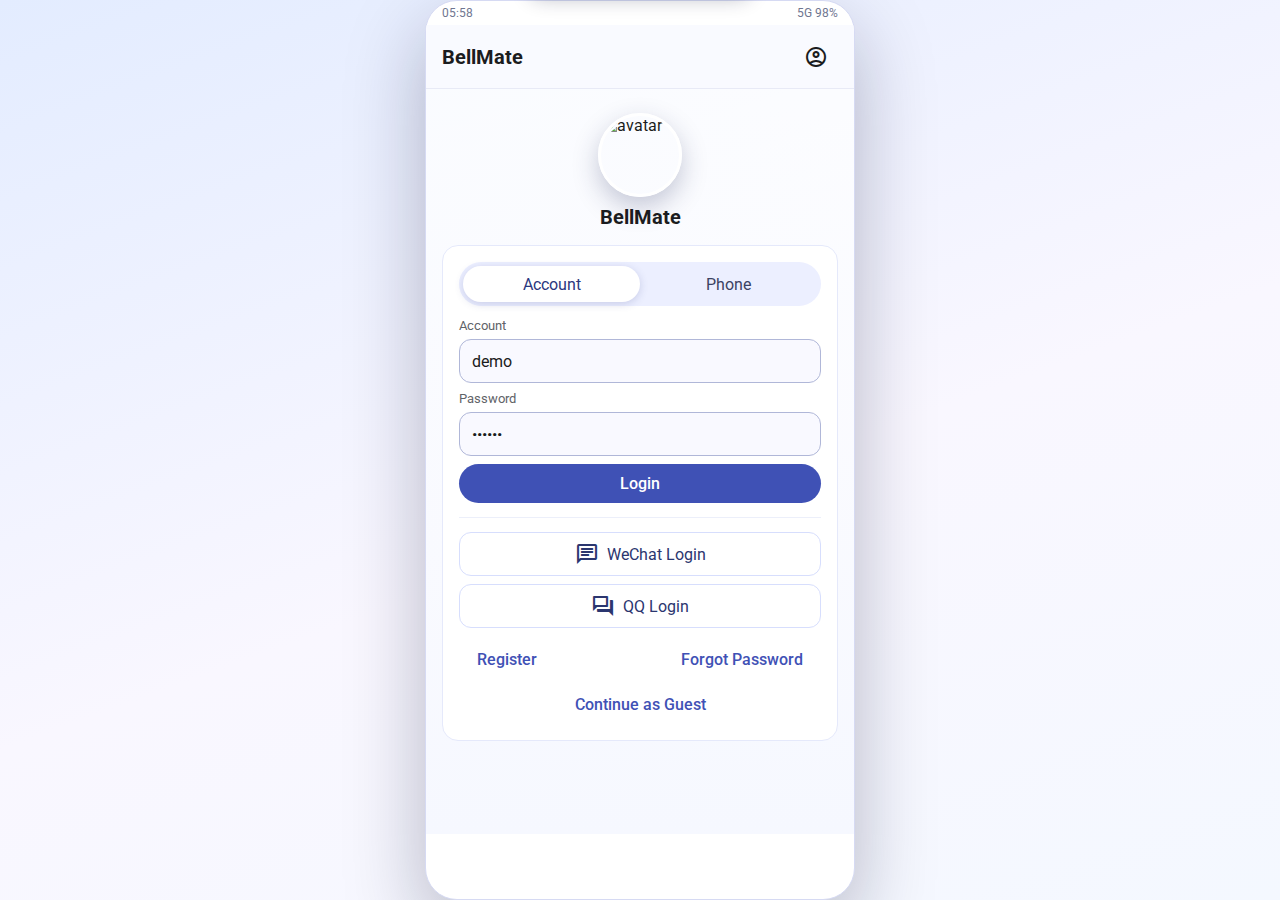
<file: proto_diag/index.html>
﻿<!doctype html>
<html lang="zh-CN">

<head>
  <meta charset="UTF-8" />
  <meta name="viewport" content="width=device-width, initial-scale=1.0, viewport-fit=cover" />
  <title>BellMate 拌铃</title>
  <link href="https://fonts.googleapis.com/css2?family=Roboto:wght@400;500;700&display=swap" rel="stylesheet" />
  <link rel="stylesheet"
    href="https://fonts.googleapis.com/css2?family=Material+Symbols+Outlined:opsz,wght,FILL,GRAD@24,400,0,0" />
  <link rel="stylesheet" href="./styles.css" />
  <style>
    .phone-shell {
      width: min(100vw, 430px);
      height: min(100vh, 920px);
      margin: auto;
      border-radius: 32px;
      background: #fff;
      box-shadow: 0 30px 80px rgba(9, 16, 46, 0.28);
      border: 1px solid #d6daf3;
      overflow: hidden;
      display: flex;
      flex-direction: column;
    }

    .status-bar {
      height: 24px;
      padding: 0 16px;
      font-size: 12px;
      color: #6f7690;
      display: flex;
      align-items: center;
      justify-content: space-between;
    }

    .frame-wrap {
      position: relative;
      flex: 1;
      background: #f8f9ff;
    }

    #appFrame {
      width: 100%;
      height: 100%;
      border: 0;
      opacity: 0;
      transform: translateY(8px);
      transition: opacity 180ms ease, transform 180ms ease;
    }

    #appFrame.ready {
      opacity: 1;
      transform: translateY(0);
    }

    .top-banner {
      margin: 8px 16px;
      padding: 10px 12px;
      border-radius: 12px;
      background: #fff4e5;
      border: 1px solid #ffe0b2;
      display: none;
      align-items: center;
      gap: 8px;
      font-size: 13px;
      color: #7a4c00;
    }

    .top-toast {
      position: fixed;
      top: 6px;
      left: 50%;
      transform: translateX(-50%) translateY(-140%);
      min-width: 220px;
      max-width: min(92vw, 360px);
      background: #1f2a59;
      color: #fff;
      border-radius: 12px;
      padding: 10px 14px;
      box-shadow: 0 8px 20px rgba(18, 23, 53, 0.3);
      transition: transform 220ms ease;
      z-index: 100;
      text-align: center;
    }

    .top-toast.show {
      transform: translateX(-50%) translateY(0);
    }
  </style>
</head>

<body>
  <div class="phone-shell">
    <div class="status-bar">
      <span id="clock">09:41</span>
      <span>5G 98%</span>
    </div>
    <header class="top-app-bar">
      <h1 class="title">BellMate</h1>
      <button class="icon-btn ripple" id="goLoginBtn" title="账户中心">
        <span class="material-symbols-outlined">account_circle</span>
      </button>
    </header>
    <div id="pauseBanner" class="top-banner">
      <span class="material-symbols-outlined">pause_circle</span>
      <span class="grow">今日闹钟已暂停，明日 00:00 自动恢复</span>
      <button class="btn text ripple" id="undoPauseBtn">恢复</button>
    </div>
    <div class="frame-wrap">
      <iframe id="appFrame" src="./login.html" title="BellMate App Frame"></iframe>
    </div>
    <nav class="bottom-nav">
      <button class="nav-item active ripple" data-target="alarm">
        <span class="material-symbols-outlined">access_alarm</span>
        <small>闹钟</small>
      </button>
      <button class="nav-item ripple" data-target="plan">
        <span class="material-symbols-outlined">task</span>
        <small>计划</small>
      </button>
      <button class="nav-item ripple" data-target="my">
        <span class="material-symbols-outlined">person</span>
        <small>我的</small>
      </button>
      <button class="nav-item ripple" data-target="settings">
        <span class="material-symbols-outlined">settings</span>
        <small>设置</small>
      </button>
    </nav>
  </div>

  <div class="snackbar" id="snackbar">
    <span id="snackbarText"></span>
    <button id="snackbarAction" class="btn text ripple" style="color: #90caf9">确认</button>
  </div>
  <div id="topToast" class="top-toast">登录成功</div>

  <script src="./common.js"></script>
  <script>
    const routes = {
      login: "./login.html",
      alarm: "./alarm.html",
      plan: "./plan.html",
      my: "./my.html",
      settings: "./settings.html",
    };
    const frame = document.getElementById("appFrame");
    const navItems = Array.from(document.querySelectorAll(".nav-item"));
    const goLoginBtn = document.getElementById("goLoginBtn");
    const pauseBanner = document.getElementById("pauseBanner");
    const undoPauseBtn = document.getElementById("undoPauseBtn");
    const snackbar = document.getElementById("snackbar");
    const snackbarText = document.getElementById("snackbarText");
    const snackbarAction = document.getElementById("snackbarAction");
    const clock = document.getElementById("clock");
    const topToast = document.getElementById("topToast");
    let currentRoute = "login";
    let snackbarTimer = null;
    let snackbarActionCb = null;
    let topToastTimer = null;

    BellMate.ensureDevice();
    BellMate.ensureSeedData();
    BellMate.autoRecoverPaused();
    BellMate.applyPreferences(document);

    function tickClock() {
      const d = new Date();
      clock.textContent = `${String(d.getHours()).padStart(2, "0")}:${String(d.getMinutes()).padStart(2, "0")}`;
    }

    function showSnackbar(message, actionText, action) {
      snackbarText.textContent = message;
      snackbarAction.textContent = actionText || "";
      snackbarAction.style.display = actionText ? "inline-flex" : "none";
      snackbarActionCb = action || null;
      snackbar.classList.add("show");
      clearTimeout(snackbarTimer);
      snackbarTimer = setTimeout(() => snackbar.classList.remove("show"), 3500);
    }

    function showTopToast(message) {
      topToast.textContent = message;
      topToast.classList.add("show");
      clearTimeout(topToastTimer);
      topToastTimer = setTimeout(() => topToast.classList.remove("show"), 1800);
    }

    function setActive(target) {
      navItems.forEach((n) => n.classList.toggle("active", n.dataset.target === target));
    }

    function guardRoute(target) {
      if (target !== "login" && !BellMate.isAuthed()) return "login";
      return target;
    }

    function navigate(target) {
      const next = guardRoute(target);
      currentRoute = next;
      setActive(next);
      frame.classList.remove("ready");
      frame.src = routes[next];
      document.querySelector(".bottom-nav").style.visibility = next === "login" ? "hidden" : "visible";
    }

    frame.addEventListener("load", () => {
      frame.classList.add("ready");
      BellMate.postToChild(frame, "host-route", { route: currentRoute });
    });

    navItems.forEach((item) => item.addEventListener("click", () => navigate(item.dataset.target)));
    snackbarAction.addEventListener("click", () => {
      if (snackbarActionCb) snackbarActionCb();
      snackbar.classList.remove("show");
    });

    goLoginBtn.addEventListener("click", () => {
      if (BellMate.isAuthed()) {
        BellMate.logoutCurrent();
        showSnackbar("已退出登录", "");
        navigate("login");
        return;
      }
      navigate("login");
    });

    function updatePauseBanner() {
      const paused = localStorage.getItem(BellMate.KEYS.pauseDate) === BellMate.todayStr();
      const undoUntil = Number(localStorage.getItem(BellMate.KEYS.pauseUndoUntil) || 0);
      pauseBanner.style.display = paused ? "flex" : "none";
      undoPauseBtn.style.display = Date.now() <= undoUntil ? "inline-flex" : "none";
    }

    undoPauseBtn.addEventListener("click", () => {
      const alarms = BellMate.readJSON(BellMate.KEYS.alarms, []);
      alarms.forEach((a) => delete a.todayPausedDate);
      BellMate.writeJSON(BellMate.KEYS.alarms, alarms);
      localStorage.removeItem(BellMate.KEYS.pauseDate);
      localStorage.removeItem(BellMate.KEYS.pauseUndoUntil);
      updatePauseBanner();
      showSnackbar("今日闹钟已恢复", "");
      BellMate.postToChild(frame, "state-refresh", {});
    });

    window.addEventListener("message", (event) => {
      const data = event.data || {};
      if (data.source !== "bellmate-child") return;

      if (data.type === "navigate") navigate(data.payload.route);
      if (data.type === "auth-success") {
        showTopToast(data.payload?.guest ? "已进入游客模式" : "登录成功");
        navigate("alarm");
      }
      if (data.type === "prefs-updated") {
        BellMate.applyPreferences(document);
        BellMate.postToChild(frame, "state-refresh", {});
      }
      if (data.type === "require-auth") navigate("login");
      if (data.type === "toast") showSnackbar(data.payload.message, data.payload.actionText, null);
      if (data.type === "paused-updated") {
        updatePauseBanner();
        showSnackbar("今日闹钟已暂停，明日自动恢复。", "撤销", () => undoPauseBtn.click());
      }
    });

    tickClock();
    setInterval(tickClock, 1000);
    updatePauseBanner();
    navigate(BellMate.isAuthed() ? "alarm" : "login");
  </script>
</body>

</html>
</file>
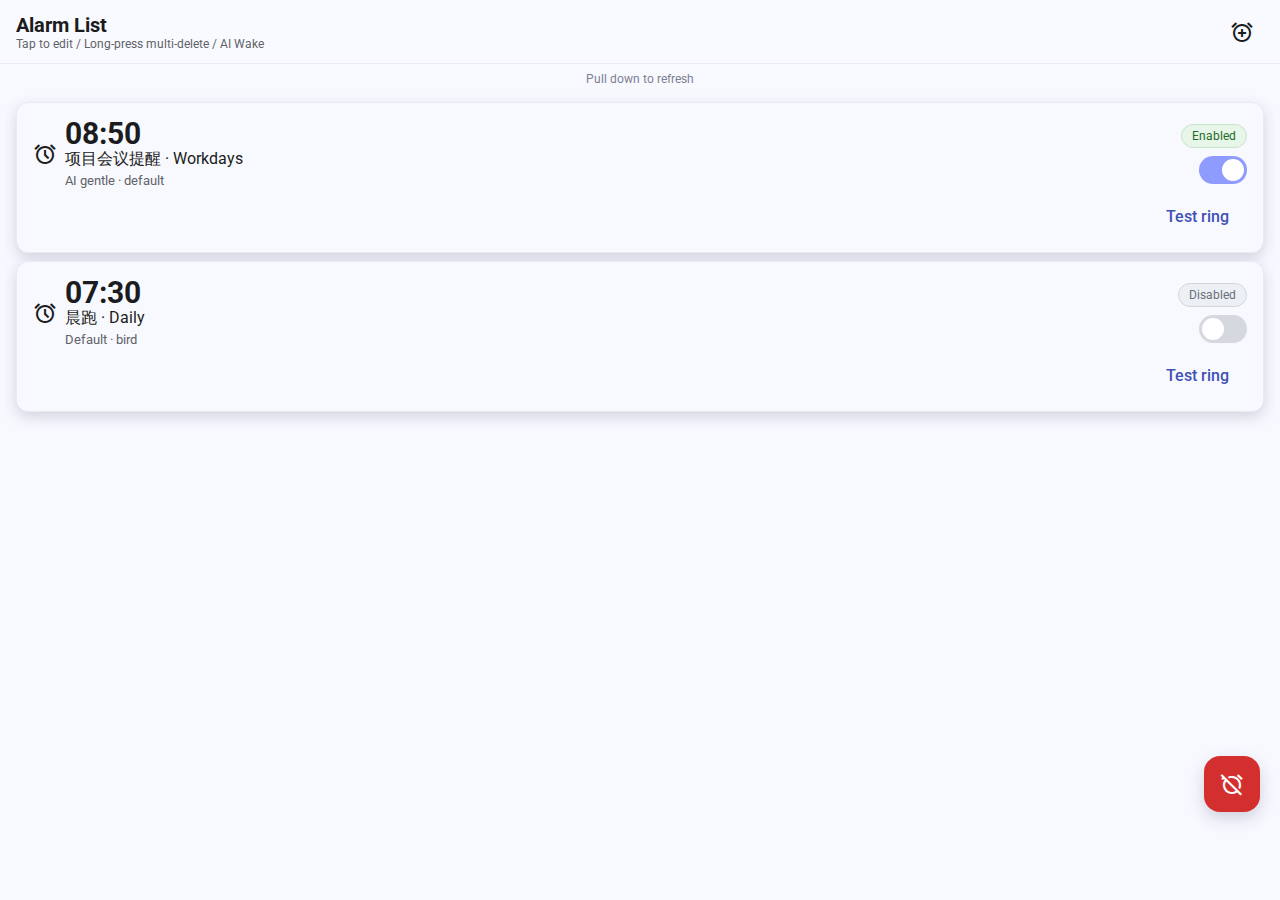
<file: proto_diag/alarm.html>
<!doctype html>
<html lang="zh-CN">
  <head>
    <meta charset="UTF-8" />
    <meta name="viewport" content="width=device-width, initial-scale=1.0" />
    <title>BellMate 闹钟</title>
    <link href="https://fonts.googleapis.com/css2?family=Roboto:wght@400;500;700&display=swap" rel="stylesheet" />
    <link
      rel="stylesheet"
      href="https://fonts.googleapis.com/css2?family=Material+Symbols+Outlined:opsz,wght,FILL,GRAD@24,400,0,0"
    />
    <link rel="stylesheet" href="./styles.css" />
  </head>
  <body>
    <main class="screen">
      <header class="top-app-bar">
        <div>
          <h2 class="title" data-i18n="alarm_page_title">闹钟列表</h2>
          <div class="subtitle" data-i18n="alarm_page_subtitle">侧滑 / 编辑 / AI叫醒</div>
        </div>
        <button class="icon-btn ripple" id="addAlarmBtn" data-i18n-title="add_alarm" title="新增闹钟">
          <span class="material-symbols-outlined">add_alarm</span>
        </button>
      </header>
      <div class="pull-tip" id="pullTip" data-i18n="pull_refresh">下拉刷新闹钟</div>
      <div class="multi-select-bar" id="multiSelectBar">
        <strong id="multiSelectCount">已选择 0 项</strong>
        <div class="multi-select-actions">
          <button class="btn warn ripple" id="deleteSelectedBtn">删除</button>
          <button class="btn text ripple" id="cancelSelectedBtn">取消</button>
        </div>
      </div>
      <div class="list" id="alarmList"></div>
      <button class="fab error ripple" id="pauseTodayFab" data-i18n-title="pause_today_title" title="关闭今日闹钟">
        <span class="material-symbols-outlined">alarm_off</span>
      </button>
      <button class="fab tonal ripple" id="restoreTodayBtn" style="display: none; right: 84px; bottom: 88px">
        <span class="material-symbols-outlined">restart_alt</span>
      </button>
    </main>

    <div class="sheet-backdrop" id="sheetBackdrop"></div>
    <section class="bottom-sheet" id="alarmSheet">
      <div class="row" style="justify-content: space-between">
        <div class="row">
          <span class="material-symbols-outlined">access_alarm</span>
          <h3 id="sheetTitle" style="margin: 0" data-i18n="new_alarm">新增闹钟</h3>
        </div>
        <button class="icon-btn ripple" id="closeSheetBtn"><span class="material-symbols-outlined">close</span></button>
      </div>
      <div class="field">
        <label data-i18n="alarm_time">时间</label>
        <input id="timeInput" type="time" />
      </div>
      <div class="field">
        <label data-i18n="alarm_label">标签</label>
        <input id="labelInput" data-i18n-placeholder="alarm_label" placeholder="标签" />
      </div>
      <div class="field">
        <label data-i18n="alarm_repeat">重复周期</label>
        <select id="repeatModeInput">
          <option value="daily" data-i18n="repeat_daily">每天</option>
          <option value="workday" data-i18n="repeat_workday">工作日</option>
          <option value="custom" data-i18n="repeat_custom">自定义星期</option>
        </select>
      </div>
      <div class="field" id="weekdayField" style="display: none">
        <label data-i18n="weekdays">星期</label>
        <div class="row" style="flex-wrap: wrap; gap: 6px">
          <label class="chip"><input type="checkbox" data-day="1" />一</label>
          <label class="chip"><input type="checkbox" data-day="2" />二</label>
          <label class="chip"><input type="checkbox" data-day="3" />三</label>
          <label class="chip"><input type="checkbox" data-day="4" />四</label>
          <label class="chip"><input type="checkbox" data-day="5" />五</label>
          <label class="chip"><input type="checkbox" data-day="6" />六</label>
          <label class="chip"><input type="checkbox" data-day="0" />日</label>
        </div>
      </div>
      <div class="field">
        <label data-i18n="alarm_ringtone">铃声</label>
        <select id="ringtoneInput">
          <option value="default" data-i18n="ring_default">默认铃声</option>
          <option value="bird" data-i18n="ring_bird">鸟鸣</option>
          <option value="piano" data-i18n="ring_piano">钢琴</option>
        </select>
      </div>
      <div class="row" style="justify-content: space-between; margin-bottom: 8px">
        <div class="row">
          <span class="material-symbols-outlined">volume_up</span>
          <span data-i18n="ai_wake">AI语音叫醒</span>
        </div>
        <button class="switch ripple" id="aiSwitch"></button>
      </div>
      <div class="field" id="voiceStyleField" style="display: none">
        <label data-i18n="ai_style">语音风格</label>
        <select id="voiceStyleInput">
          <option value="gentle" data-i18n="style_gentle">温柔</option>
          <option value="energetic" data-i18n="style_energetic">活力</option>
          <option value="serious" data-i18n="style_serious">严肃</option>
        </select>
      </div>
      <div class="field" id="aiPlanField" style="display: none">
        <label data-i18n="ai_linked_plan">关联安排</label>
        <select id="aiPlanInput"></select>
      </div>
      <div class="row" style="justify-content: flex-end">
        <button class="btn text ripple" id="deleteBtn" style="display: none" data-i18n="action_delete">删除</button>
        <button class="btn primary ripple" id="saveBtn" data-i18n="action_save">保存</button>
      </div>
    </section>

    <div class="dialog-backdrop" id="dialogBackdrop"></div>
    <div class="dialog" id="confirmDialog">
      <h3 id="pauseTitle" style="margin-top: 0" data-i18n="pause_today_title">确认关闭今日所有闹钟？</h3>
      <p class="muted" data-i18n="pause_today_desc">今日将不再响铃，明日自动恢复</p>
      <div class="row" style="justify-content: flex-end">
        <button class="btn text ripple" id="cancelPauseBtn" data-i18n="auth_cancel">取消</button>
        <button class="btn warn ripple" id="confirmPauseBtn" data-i18n="action_confirm">确认</button>
      </div>
    </div>

    <section class="ring-screen" id="ringScreen">
      <div>
        <p class="chip" style="background: rgba(255, 255, 255, 0.25); color: #fff; border-color: rgba(255, 255, 255, 0.35)" data-i18n="smart_wake">
          智能叫醒服务
        </p>
        <div class="ring-time" id="ringTime">08:50</div>
        <h3 id="ringLabel">项目会议提醒</h3>
      </div>
      <div class="card" style="background: rgba(255, 255, 255, 0.9)">
        <div class="row">
          <span class="material-symbols-outlined">volume_up</span>
          <strong data-i18n="voice_playing">语音播放中</strong>
          <span class="wave"><i></i><i></i><i></i></span>
        </div>
        <p id="aiSpeechText" class="muted"></p>
        <div class="row" style="justify-content: space-between">
          <select id="speechLang">
            <option value="zh-CN">中文</option>
            <option value="en-US">English</option>
          </select>
          <div class="row">
            <button class="btn text ripple" id="pauseSpeechBtn" data-i18n="action_pause">暂停</button>
            <button class="btn text ripple" id="replaySpeechBtn" data-i18n="action_replay">重播</button>
          </div>
        </div>
      </div>
      <div class="row" style="justify-content: space-between">
        <button class="btn tonal ripple" id="snoozeBtn" style="min-width: 44%" data-i18n="action_snooze">稍后提醒</button>
        <button class="btn primary ripple" id="stopBtn" style="min-width: 44%" data-i18n="action_stop">关闭</button>
      </div>
    </section>

    <script src="./common.js"></script>
    <script src="./i18n.js"></script>
    <script>
      if (!BellMate.isAuthed()) BellMate.postToParent("require-auth", {});
      BellMate.ensureSeedData();
      BellMate.autoRecoverPaused();
      BellMate.applyPreferences(document);
      BellMateI18n.apply(document);
      const t = (k, vars) => BellMateI18n.t(k, vars);

      const alarmList = document.getElementById("alarmList");
      const addAlarmBtn = document.getElementById("addAlarmBtn");
      const pauseTodayFab = document.getElementById("pauseTodayFab");
      const restoreTodayBtn = document.getElementById("restoreTodayBtn");
      const dialogBackdrop = document.getElementById("dialogBackdrop");
      const confirmDialog = document.getElementById("confirmDialog");
      const cancelPauseBtn = document.getElementById("cancelPauseBtn");
      const confirmPauseBtn = document.getElementById("confirmPauseBtn");
      const pullTip = document.getElementById("pullTip");
      const multiSelectBar = document.getElementById("multiSelectBar");
      const multiSelectCount = document.getElementById("multiSelectCount");
      const deleteSelectedBtn = document.getElementById("deleteSelectedBtn");
      const cancelSelectedBtn = document.getElementById("cancelSelectedBtn");

      const sheetBackdrop = document.getElementById("sheetBackdrop");
      const alarmSheet = document.getElementById("alarmSheet");
      const closeSheetBtn = document.getElementById("closeSheetBtn");
      const sheetTitle = document.getElementById("sheetTitle");
      const timeInput = document.getElementById("timeInput");
      const labelInput = document.getElementById("labelInput");
      const repeatModeInput = document.getElementById("repeatModeInput");
      const weekdayField = document.getElementById("weekdayField");
      const ringtoneInput = document.getElementById("ringtoneInput");
      const aiSwitch = document.getElementById("aiSwitch");
      const voiceStyleField = document.getElementById("voiceStyleField");
      const voiceStyleInput = document.getElementById("voiceStyleInput");
      const aiPlanField = document.getElementById("aiPlanField");
      const aiPlanInput = document.getElementById("aiPlanInput");
      const saveBtn = document.getElementById("saveBtn");
      const deleteBtn = document.getElementById("deleteBtn");

      const ringScreen = document.getElementById("ringScreen");
      const ringTime = document.getElementById("ringTime");
      const ringLabel = document.getElementById("ringLabel");
      const speechLang = document.getElementById("speechLang");
      const aiSpeechText = document.getElementById("aiSpeechText");
      const pauseSpeechBtn = document.getElementById("pauseSpeechBtn");
      const replaySpeechBtn = document.getElementById("replaySpeechBtn");
      const snoozeBtn = document.getElementById("snoozeBtn");
      const stopBtn = document.getElementById("stopBtn");

      let editingId = null;
      let listLimit = 20;
      let aiEnabled = false;
      let activeRingAlarm = null;
      let touchStartY = 0;
      let pullDistance = 0;
      let selectionMode = false;
      let selectedIds = new Set();
      let longPressTimer = null;
      let longPressTriggered = false;
      let pressedCardId = "";
      speechLang.value = BellMate.getEffectiveLanguage() === "en-US" ? "en-US" : "zh-CN";

      function selectionLabel(count) {
        return `已选择 ${count} 项`;
      }

      function renderSelectionBar() {
        multiSelectBar.classList.toggle("show", selectionMode);
        multiSelectCount.textContent = selectionLabel(selectedIds.size);
        deleteSelectedBtn.textContent = t("action_delete");
        cancelSelectedBtn.textContent = t("auth_cancel");
      }

      function enterSelectionMode(id) {
        selectionMode = true;
        if (id) selectedIds.add(id);
        renderSelectionBar();
        render();
      }

      function toggleSelection(id) {
        if (!id) return;
        if (selectedIds.has(id)) selectedIds.delete(id);
        else selectedIds.add(id);
        if (!selectedIds.size) selectionMode = false;
        renderSelectionBar();
        render();
      }

      function exitSelectionMode() {
        selectionMode = false;
        selectedIds.clear();
        renderSelectionBar();
        render();
      }

      function getAlarms() {
        return BellMate.readJSON(BellMate.KEYS.alarms, []);
      }
      function saveAlarms(items) {
        BellMate.writeJSON(BellMate.KEYS.alarms, items);
      }
      function pausedToday(item) {
        return item.todayPausedDate === BellMate.todayStr();
      }
      function repeatText(item) {
        if (item.repeatMode === "workday") return t("repeat_workday");
        if (item.repeatMode === "daily") return t("repeat_daily");
        return t("repeat_custom_text", { days: (item.weekdays || []).join(",") || "-" });
      }
      function getPlanOptions() {
        return BellMate.readJSON(BellMate.KEYS.plans, [])
          .filter((p) => !p.done)
          .sort((a, b) => new Date(a.datetime).getTime() - new Date(b.datetime).getTime());
      }
      function renderAiPlanOptions(selectedId) {
        const plans = getPlanOptions();
        aiPlanInput.innerHTML = `<option value="auto">${t("ai_plan_auto")}</option>${plans
          .map((p) => `<option value="${p.id}">${p.title} (${p.datetime.replace("T", " ")})</option>`)
          .join("")}`;
        aiPlanInput.value = selectedId || "auto";
        if (![...aiPlanInput.options].some((opt) => opt.value === aiPlanInput.value)) aiPlanInput.value = "auto";
      }

      function render() {
        const data = getAlarms();
        const shown = data.slice(0, listLimit);
        if (!shown.length) {
          alarmList.innerHTML = `<div class="empty"><img src="https://picsum.photos/800/400?random=32" alt="empty" /><p>${t("alarm_empty")}</p></div>`;
          return;
        }
        alarmList.innerHTML = shown
          .map((a) => {
            const paused = pausedToday(a);
            const stateChip = paused
              ? `<span class="chip gray">${t("alarm_paused_today_chip")}</span>`
              : a.enabled
              ? `<span class="chip success">${t("alarm_enabled")}</span>`
              : `<span class="chip gray">${t("alarm_disabled")}</span>`;
            return `<article class="card list-item alarm-item ripple ${selectedIds.has(a.id) ? "selected-item" : ""}" data-id="${a.id}">
                <div class="row">
                  <span class="material-symbols-outlined">access_alarm</span>
                  <div class="grow">
                    <div style="font-size:30px;font-weight:700;line-height:1">${a.time}</div>
                    <div>${a.label || t("untitled_alarm")} · ${repeatText(a)}</div>
                    <small class="muted">${a.aiEnabled ? "AI " + a.aiStyle : t("ring_default")} · ${a.ringtone}</small>
                  </div>
                  <div class="col" style="align-items:flex-end;gap:8px">
                    ${stateChip}
                    <button class="switch ${a.enabled && !paused ? "on" : ""} ripple" data-action="toggle" data-id="${a.id}"></button>
                  </div>
                </div>
                <div class="row" style="justify-content:flex-end;margin-top:8px">
                  <button class="btn text ripple" data-action="ring-test" data-id="${a.id}">${t("action_test_ring")}</button>
                </div>
              </article>`;
          })
          .join("");
        updateRestoreBtn();
      }

      function openSheet(item) {
        editingId = item ? item.id : null;
        sheetTitle.textContent = item ? t("edit_alarm") : t("new_alarm");
        deleteBtn.style.display = "none";
        timeInput.value = item?.time || "08:00";
        labelInput.value = item?.label || "";
        repeatModeInput.value = item?.repeatMode || "daily";
        ringtoneInput.value = item?.ringtone || "default";
        aiEnabled = Boolean(item?.aiEnabled);
        aiSwitch.classList.toggle("on", aiEnabled);
        voiceStyleField.style.display = aiEnabled ? "block" : "none";
        aiPlanField.style.display = aiEnabled ? "block" : "none";
        voiceStyleInput.value = item?.aiStyle || "gentle";
        renderAiPlanOptions(item?.aiPlanId || "auto");
        Array.from(weekdayField.querySelectorAll("input[type=checkbox]")).forEach((cb) => {
          cb.checked = item?.weekdays?.includes(Number(cb.dataset.day)) || false;
        });
        weekdayField.style.display = repeatModeInput.value === "custom" ? "block" : "none";
        sheetBackdrop.classList.add("show");
        alarmSheet.classList.add("show");
      }
      function closeSheet() {
        sheetBackdrop.classList.remove("show");
        alarmSheet.classList.remove("show");
      }
      function saveFromSheet() {
        const time = timeInput.value;
        if (!time) return BellMate.postToParent("toast", { message: t("no_time_selected") });
        const data = getAlarms();
        const payload = {
          time,
          label: labelInput.value.trim() || t("untitled_alarm"),
          repeatMode: repeatModeInput.value,
          weekdays: Array.from(weekdayField.querySelectorAll("input[type=checkbox]:checked")).map((x) => Number(x.dataset.day)),
          ringtone: ringtoneInput.value,
          enabled: true,
          aiEnabled,
          aiStyle: voiceStyleInput.value,
          aiPlanId: aiPlanInput.value || "auto",
        };
        if (payload.repeatMode === "workday") payload.weekdays = [1, 2, 3, 4, 5];
        if (payload.repeatMode === "daily") payload.weekdays = [0, 1, 2, 3, 4, 5, 6];
        if (editingId) {
          const item = data.find((x) => x.id === editingId);
          if (item) Object.assign(item, payload);
        } else data.push({ id: `a_${Date.now()}`, ...payload });
        saveAlarms(data);
        closeSheet();
        render();
      }
      function openPauseDialog() {
        dialogBackdrop.classList.add("show");
        confirmDialog.classList.add("show");
      }
      function closePauseDialog() {
        dialogBackdrop.classList.remove("show");
        confirmDialog.classList.remove("show");
      }
      function pauseToday() {
        const data = getAlarms();
        const today = BellMate.todayStr();
        data.forEach((a) => {
          if (a.enabled) a.todayPausedDate = today;
        });
        saveAlarms(data);
        localStorage.setItem(BellMate.KEYS.pauseDate, today);
        localStorage.setItem(BellMate.KEYS.pauseUndoUntil, String(Date.now() + 10 * 60 * 1000));
        closePauseDialog();
        render();
        BellMate.postToParent("paused-updated", {});
      }
      function restoreToday() {
        const data = getAlarms();
        data.forEach((a) => delete a.todayPausedDate);
        saveAlarms(data);
        localStorage.removeItem(BellMate.KEYS.pauseDate);
        localStorage.removeItem(BellMate.KEYS.pauseUndoUntil);
        render();
        BellMate.postToParent("toast", { message: t("today_restore_ok") });
      }
      function updateRestoreBtn() {
        const undoUntil = Number(localStorage.getItem(BellMate.KEYS.pauseUndoUntil) || 0);
        restoreTodayBtn.style.display = Date.now() <= undoUntil ? "grid" : "none";
      }

      function aiTextFor(alarm) {
        const plans = BellMate.readJSON(BellMate.KEYS.plans, []);
        const now = new Date();
        let target = null;
        if (alarm.aiPlanId && alarm.aiPlanId !== "auto") target = plans.find((p) => p.id === alarm.aiPlanId && !p.done) || null;
        if (!target) {
          target = plans
            .filter((p) => {
              const ts = new Date(p.datetime).getTime();
              return ts >= now.getTime() && ts <= now.getTime() + 24 * 60 * 60 * 1000 && !p.done;
            })
            .sort((a, b) => new Date(a.datetime).getTime() - new Date(b.datetime).getTime())[0];
        }
        if (target) {
          const min = Math.max(1, Math.round((new Date(target.datetime).getTime() - now.getTime()) / 60000));
          if (alarm.aiStyle === "serious") return t("ai_line_serious", { title: target.title, min });
          if (alarm.aiStyle === "energetic") return t("ai_line_energetic", { title: target.title, min });
          return t("ai_line_gentle", { title: target.title, min });
        }
        if (alarm.aiStyle === "serious") return t("ai_no_plan_serious");
        if (alarm.aiStyle === "energetic") return t("ai_no_plan_energetic");
        return t("ai_no_plan_gentle");
      }

      function speak(text) {
        if (!("speechSynthesis" in window)) return;
        window.speechSynthesis.cancel();
        const utter = new SpeechSynthesisUtterance(text);
        utter.lang = speechLang.value;
        utter.rate = 1;
        window.speechSynthesis.speak(utter);
      }
      function startRing(alarm) {
        activeRingAlarm = alarm;
        ringTime.textContent = alarm.time;
        ringLabel.textContent = alarm.label || t("untitled_alarm");
        const text = alarm.aiEnabled ? aiTextFor(alarm) : t("ring_plain_text");
        aiSpeechText.textContent = text;
        ringScreen.classList.add("show");
        if (alarm.aiEnabled) speak(text);
      }
      function stopRing() {
        activeRingAlarm = null;
        ringScreen.classList.remove("show");
        window.speechSynthesis?.cancel();
      }
      function snoozeRing() {
        const snapshot = activeRingAlarm;
        stopRing();
        setTimeout(() => {
          if (snapshot) startRing(snapshot);
        }, 5000);
      }

      addAlarmBtn.addEventListener("click", () => openSheet(null));
      closeSheetBtn.addEventListener("click", closeSheet);
      sheetBackdrop.addEventListener("click", closeSheet);
      saveBtn.addEventListener("click", saveFromSheet);
      repeatModeInput.addEventListener("change", () => {
        weekdayField.style.display = repeatModeInput.value === "custom" ? "block" : "none";
      });
      aiSwitch.addEventListener("click", () => {
        aiEnabled = !aiEnabled;
        aiSwitch.classList.toggle("on", aiEnabled);
        voiceStyleField.style.display = aiEnabled ? "block" : "none";
        aiPlanField.style.display = aiEnabled ? "block" : "none";
        if (aiEnabled) renderAiPlanOptions(aiPlanInput.value || "auto");
      });

      pauseTodayFab.addEventListener("click", openPauseDialog);
      cancelPauseBtn.addEventListener("click", closePauseDialog);
      dialogBackdrop.addEventListener("click", closePauseDialog);
      confirmPauseBtn.addEventListener("click", pauseToday);
      restoreTodayBtn.addEventListener("click", restoreToday);
      cancelSelectedBtn.addEventListener("click", exitSelectionMode);
      deleteSelectedBtn.addEventListener("click", () => {
        if (!selectedIds.size) return;
        saveAlarms(getAlarms().filter((x) => !selectedIds.has(x.id)));
        exitSelectionMode();
      });
      pauseSpeechBtn.addEventListener("click", () => {
        if (window.speechSynthesis.paused) {
          window.speechSynthesis.resume();
          pauseSpeechBtn.textContent = t("action_pause");
        } else {
          window.speechSynthesis.pause();
          pauseSpeechBtn.textContent = t("action_resume");
        }
      });
      replaySpeechBtn.addEventListener("click", () => {
        if (activeRingAlarm) speak(aiSpeechText.textContent);
      });
      speechLang.addEventListener("change", () => {
        if (activeRingAlarm && activeRingAlarm.aiEnabled) speak(aiSpeechText.textContent);
      });
      stopBtn.addEventListener("click", stopRing);
      snoozeBtn.addEventListener("click", snoozeRing);

      alarmList.addEventListener("click", (e) => {
        const card = e.target.closest(".alarm-item[data-id]");
        if (selectionMode) {
          if (!card) return;
          toggleSelection(card.dataset.id);
          return;
        }
        if (!card) return;
        const btn = e.target.closest("[data-action]");
        const id = card.dataset.id;
        const data = getAlarms();
        const alarm = data.find((x) => x.id === id);
        if (!alarm) return;
        if (btn?.dataset.action === "toggle") {
          alarm.enabled = !alarm.enabled;
          saveAlarms(data);
          return render();
        }
        if (btn?.dataset.action === "ring-test") return startRing(alarm);
        if (!longPressTriggered) openSheet(alarm);
      });

      alarmList.addEventListener("pointerdown", (e) => {
        const card = e.target.closest(".alarm-item[data-id]");
        if (!card) return;
        if (e.target.closest("button,input,select,textarea,label")) return;
        pressedCardId = card.dataset.id;
        clearTimeout(longPressTimer);
        longPressTriggered = false;
        longPressTimer = setTimeout(() => {
          longPressTriggered = true;
          enterSelectionMode(pressedCardId);
        }, 450);
      });
      alarmList.addEventListener("pointerup", () => {
        clearTimeout(longPressTimer);
        setTimeout(() => {
          longPressTriggered = false;
        }, 0);
        pressedCardId = "";
      });
      alarmList.addEventListener("pointercancel", () => clearTimeout(longPressTimer));
      alarmList.addEventListener("pointermove", (e) => {
        if (!pressedCardId) return;
        const card = e.target.closest(".alarm-item[data-id]");
        if (!card || card.dataset.id !== pressedCardId) clearTimeout(longPressTimer);
      });
      alarmList.addEventListener("touchstart", (e) => {
        if (alarmList.scrollTop === 0) touchStartY = e.touches[0].clientY;
      });
      alarmList.addEventListener("touchmove", (e) => {
        if (alarmList.scrollTop !== 0 || !touchStartY) return;
        pullDistance = e.touches[0].clientY - touchStartY;
        if (pullDistance > 0) pullTip.textContent = pullDistance > 70 ? t("pull_release") : t("pull_refresh");
      });
      alarmList.addEventListener("touchend", () => {
        if (pullDistance > 70) {
          pullTip.textContent = t("refreshing");
          setTimeout(() => {
            render();
            pullTip.textContent = t("pull_refresh");
          }, 600);
        }
        touchStartY = 0;
        pullDistance = 0;
      });
      alarmList.addEventListener("scroll", () => {
        if (alarmList.scrollTop + alarmList.clientHeight >= alarmList.scrollHeight - 18) {
          const total = getAlarms().length;
          if (listLimit < total) {
            listLimit += 8;
            render();
          }
        }
      });

      window.addEventListener("message", (event) => {
        const data = event.data || {};
        if (data.source !== "bellmate-parent") return;
        if (data.type === "state-refresh") {
          BellMate.autoRecoverPaused();
          BellMate.applyPreferences(document);
          BellMateI18n.apply(document);
          renderSelectionBar();
          render();
        }
      });

      renderAiPlanOptions("auto");
      renderSelectionBar();
      render();
      updateRestoreBtn();
      aiSpeechText.textContent = t("ai_no_plan_gentle");
    </script>
  </body>
</html>
</file>
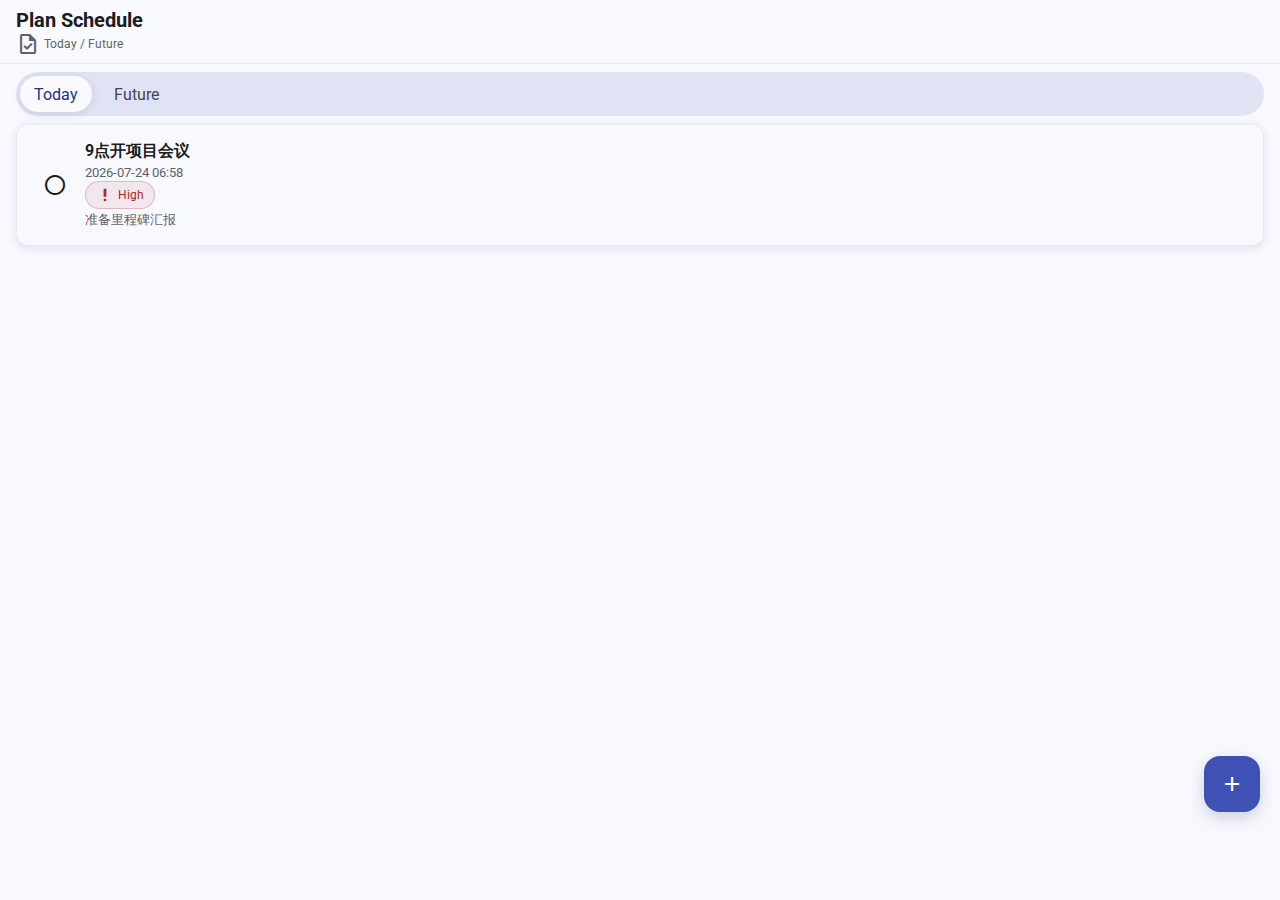
<file: proto_diag/plan.html>
<!doctype html>
<html lang="zh-CN">
  <head>
    <meta charset="UTF-8" />
    <meta name="viewport" content="width=device-width, initial-scale=1.0" />
    <title>BellMate 计划</title>
    <link href="https://fonts.googleapis.com/css2?family=Roboto:wght@400;500;700&display=swap" rel="stylesheet" />
    <link
      rel="stylesheet"
      href="https://fonts.googleapis.com/css2?family=Material+Symbols+Outlined:opsz,wght,FILL,GRAD@24,400,0,0"
    />
    <link rel="stylesheet" href="./styles.css" />
  </head>
  <body>
    <main class="screen">
      <header class="top-app-bar">
        <div>
          <h2 class="title" data-i18n="plan_page_title">计划安排</h2>
          <div class="subtitle row" style="gap: 4px">
            <span class="material-symbols-outlined">task</span>
            <span data-i18n="plan_page_subtitle">今日 / 未来</span>
          </div>
        </div>
      </header>

      <div style="padding: 8px 16px 0">
        <div class="tabs" id="tabWrap">
          <button class="tab active ripple" data-filter="today" data-i18n="tab_today">今日计划</button>
          <button class="tab ripple" data-filter="future" data-i18n="tab_future">未来计划</button>
        </div>
      </div>
      <div class="multi-select-bar" id="multiSelectBar">
        <strong id="multiSelectCount">已选择 0 项</strong>
        <div class="multi-select-actions">
          <button class="btn warn ripple" id="deleteSelectedBtn">删除</button>
          <button class="btn text ripple" id="cancelSelectedBtn">取消</button>
        </div>
      </div>

      <div class="list" id="planList"></div>
      <button class="fab primary ripple" id="addPlanFab" data-i18n-title="add_plan" title="新增计划">
        <span class="material-symbols-outlined">add</span>
      </button>
    </main>

    <div class="sheet-backdrop" id="sheetBackdrop"></div>
    <section class="bottom-sheet" id="sheet">
      <div class="row" style="justify-content: space-between">
        <h3 id="sheetTitle" style="margin: 0" data-i18n="new_plan">新增计划</h3>
        <button class="icon-btn ripple" id="closeSheetBtn"><span class="material-symbols-outlined">close</span></button>
      </div>
      <div class="field">
        <label data-i18n="plan_title">标题</label>
        <input id="planTitleInput" data-i18n-placeholder="plan_title" placeholder="标题" />
      </div>
      <div class="field">
        <label data-i18n="plan_time">时间</label>
        <input id="planTimeInput" type="datetime-local" />
      </div>
      <div class="field">
        <label data-i18n="plan_remark">备注</label>
        <textarea id="planRemarkInput" rows="3" data-i18n-placeholder="plan_remark" placeholder="备注"></textarea>
      </div>
      <div class="field">
        <label data-i18n="plan_priority">优先级</label>
        <select id="priorityInput">
          <option value="high" data-i18n="priority_high">高优先级</option>
          <option value="medium" data-i18n="priority_medium">中优先级</option>
          <option value="low" data-i18n="priority_low">低优先级</option>
        </select>
      </div>
      <div class="row" style="justify-content: flex-end">
        <button class="btn text ripple" id="deletePlanBtn" style="display: none" data-i18n="action_delete">删除</button>
        <button class="btn primary ripple" id="savePlanBtn" data-i18n="action_save">保存</button>
      </div>
    </section>

    <script src="./common.js"></script>
    <script src="./i18n.js"></script>
    <script>
      if (!BellMate.isAuthed()) BellMate.postToParent("require-auth", {});
      BellMate.ensureSeedData();
      BellMate.applyPreferences(document);
      BellMateI18n.apply(document);
      const t = (k, vars) => BellMateI18n.t(k, vars);

      const planList = document.getElementById("planList");
      const tabs = Array.from(document.querySelectorAll("#tabWrap .tab"));
      const addPlanFab = document.getElementById("addPlanFab");
      const sheetBackdrop = document.getElementById("sheetBackdrop");
      const sheet = document.getElementById("sheet");
      const sheetTitle = document.getElementById("sheetTitle");
      const closeSheetBtn = document.getElementById("closeSheetBtn");
      const planTitleInput = document.getElementById("planTitleInput");
      const planTimeInput = document.getElementById("planTimeInput");
      const planRemarkInput = document.getElementById("planRemarkInput");
      const priorityInput = document.getElementById("priorityInput");
      const savePlanBtn = document.getElementById("savePlanBtn");
      const deletePlanBtn = document.getElementById("deletePlanBtn");
      const multiSelectBar = document.getElementById("multiSelectBar");
      const multiSelectCount = document.getElementById("multiSelectCount");
      const deleteSelectedBtn = document.getElementById("deleteSelectedBtn");
      const cancelSelectedBtn = document.getElementById("cancelSelectedBtn");

      let filter = "today";
      let editingId = null;
      let dragId = null;
      let selectionMode = false;
      let selectedIds = new Set();
      let longPressTimer = null;
      let longPressTriggered = false;
      let pressedCardId = "";

      const priorityMeta = {
        high: { color: "#b3261e", icon: "priority_high", textKey: "priority_high" },
        medium: { color: "#f9a825", icon: "notifications", textKey: "priority_medium" },
        low: { color: "#2e7d32", icon: "check_circle", textKey: "priority_low" },
      };

      function getPlans() {
        return BellMate.readJSON(BellMate.KEYS.plans, []).sort(
          (a, b) => new Date(a.datetime).getTime() - new Date(b.datetime).getTime()
        );
      }

      function selectionLabel(count) {
        return `已选择 ${count} 项`;
      }

      function renderSelectionBar() {
        multiSelectBar.classList.toggle("show", selectionMode);
        multiSelectCount.textContent = selectionLabel(selectedIds.size);
        deleteSelectedBtn.textContent = t("action_delete");
        cancelSelectedBtn.textContent = t("auth_cancel");
      }

      function enterSelectionMode(id) {
        selectionMode = true;
        if (id) selectedIds.add(id);
        renderSelectionBar();
        render();
      }

      function toggleSelection(id) {
        if (!id) return;
        if (selectedIds.has(id)) selectedIds.delete(id);
        else selectedIds.add(id);
        if (!selectedIds.size) selectionMode = false;
        renderSelectionBar();
        render();
      }

      function exitSelectionMode() {
        selectionMode = false;
        selectedIds.clear();
        renderSelectionBar();
        render();
      }
      function savePlans(data) {
        BellMate.writeJSON(BellMate.KEYS.plans, data);
        BellMate.postToParent("toast", { message: t("plans_updated") });
      }

      function filteredPlans() {
        const now = new Date();
        const t0 = new Date(now.getFullYear(), now.getMonth(), now.getDate());
        const t1 = new Date(t0.getTime() + 24 * 60 * 60 * 1000);
        return getPlans().filter((p) => {
          const d = new Date(p.datetime);
          if (filter === "today") return d >= t0 && d < t1;
          return d >= t1;
        });
      }

      function priorityBadge(priority) {
        const m = priorityMeta[priority] || priorityMeta.medium;
        return `<span class="chip" style="color:${m.color};border-color:${m.color}40;background:${m.color}15">
          <span class="material-symbols-outlined" style="font-size:18px">${m.icon}</span>${t(m.textKey)}
        </span>`;
      }

      function render() {
        const list = filteredPlans();
        if (!list.length) {
          planList.innerHTML = `<div class="empty"><img src="https://picsum.photos/800/400?random=31" alt="empty" /><p>${t("plan_empty")}</p></div>`;
          return;
        }
        planList.innerHTML = list
          .map(
            (p) => `<article class="card list-item ${selectedIds.has(p.id) ? "selected-item" : ""}" draggable="${
              selectionMode ? "false" : "true"
            }" data-id="${p.id}">
              <div class="row">
                <button class="icon-btn ripple mark-done" data-id="${p.id}" title="${t("mark_done")}">
                  <span class="material-symbols-outlined">${p.done ? "check_circle" : "radio_button_unchecked"}</span>
                </button>
                <div class="grow">
                  <div style="font-weight:700;${p.done ? "text-decoration:line-through;color:#888;" : ""}">${p.title}</div>
                  <small class="muted">${p.datetime.replace("T", " ")}</small>
                  <div>${priorityBadge(p.priority)}</div>
                  ${p.remark ? `<small class="muted">${p.remark}</small>` : ""}
                </div>
              </div>
            </article>`
          )
          .join("");
      }

      function openSheet(plan) {
        editingId = plan ? plan.id : null;
        sheetTitle.textContent = plan ? t("edit_plan") : t("new_plan");
        deletePlanBtn.style.display = plan ? "inline-flex" : "none";
        planTitleInput.value = plan?.title || "";
        planTimeInput.value = plan?.datetime || "";
        planRemarkInput.value = plan?.remark || "";
        priorityInput.value = plan?.priority || "medium";
        sheetBackdrop.classList.add("show");
        sheet.classList.add("show");
      }
      function closeSheet() {
        sheetBackdrop.classList.remove("show");
        sheet.classList.remove("show");
      }

      tabs.forEach((tbtn) => {
        tbtn.addEventListener("click", () => {
          tabs.forEach((x) => x.classList.remove("active"));
          tbtn.classList.add("active");
          filter = tbtn.dataset.filter;
          render();
        });
      });
      addPlanFab.addEventListener("click", () => openSheet(null));
      closeSheetBtn.addEventListener("click", closeSheet);
      sheetBackdrop.addEventListener("click", closeSheet);

      savePlanBtn.addEventListener("click", () => {
        const title = planTitleInput.value.trim();
        const datetime = planTimeInput.value;
        if (!title || !datetime) {
          BellMate.postToParent("toast", { message: t("required_title_time") });
          return;
        }
        const data = getPlans();
        if (editingId) {
          const item = data.find((x) => x.id === editingId);
          if (item) {
            item.title = title;
            item.datetime = datetime;
            item.remark = planRemarkInput.value.trim();
            item.priority = priorityInput.value;
          }
        } else {
          data.push({
            id: `p_${Date.now()}`,
            title,
            datetime,
            remark: planRemarkInput.value.trim(),
            priority: priorityInput.value,
            done: false,
          });
        }
        savePlans(data);
        closeSheet();
        render();
      });

      deletePlanBtn.addEventListener("click", () => {
        if (!editingId) return;
        savePlans(getPlans().filter((x) => x.id !== editingId));
        closeSheet();
        render();
      });
      cancelSelectedBtn.addEventListener("click", exitSelectionMode);
      deleteSelectedBtn.addEventListener("click", () => {
        if (!selectedIds.size) return;
        savePlans(getPlans().filter((x) => !selectedIds.has(x.id)));
        exitSelectionMode();
      });

      planList.addEventListener("click", (e) => {
        const card = e.target.closest(".list-item[data-id]");
        if (selectionMode) {
          if (!card) return;
          toggleSelection(card.dataset.id);
          return;
        }
        const doneBtn = e.target.closest(".mark-done");
        if (doneBtn) {
          const data = getPlans();
          const item = data.find((x) => x.id === doneBtn.dataset.id);
          if (item) item.done = !item.done;
          savePlans(data);
          render();
          return;
        }
        if (!card || longPressTriggered) return;
        const item = getPlans().find((x) => x.id === card.dataset.id);
        openSheet(item || null);
      });

      planList.addEventListener("dragstart", (e) => {
        if (selectionMode) return e.preventDefault();
        const card = e.target.closest("[data-id]");
        if (!card) return;
        dragId = card.dataset.id;
      });
      planList.addEventListener("dragover", (e) => e.preventDefault());
      planList.addEventListener("drop", (e) => {
        if (selectionMode) return;
        e.preventDefault();
        const card = e.target.closest("[data-id]");
        if (!card || !dragId || card.dataset.id === dragId) return;
        const data = getPlans();
        const from = data.findIndex((x) => x.id === dragId);
        const to = data.findIndex((x) => x.id === card.dataset.id);
        if (from < 0 || to < 0) return;
        const [m] = data.splice(from, 1);
        data.splice(to, 0, m);
        BellMate.writeJSON(BellMate.KEYS.plans, data);
        render();
      });

      planList.addEventListener("pointerdown", (e) => {
        const card = e.target.closest(".list-item[data-id]");
        if (!card) return;
        if (e.target.closest("button,input,select,textarea,label")) return;
        pressedCardId = card.dataset.id;
        clearTimeout(longPressTimer);
        longPressTriggered = false;
        longPressTimer = setTimeout(() => {
          longPressTriggered = true;
          enterSelectionMode(pressedCardId);
        }, 450);
      });
      planList.addEventListener("pointerup", () => {
        clearTimeout(longPressTimer);
        setTimeout(() => {
          longPressTriggered = false;
        }, 0);
        pressedCardId = "";
      });
      planList.addEventListener("pointercancel", () => {
        clearTimeout(longPressTimer);
        pressedCardId = "";
      });
      planList.addEventListener("pointermove", (e) => {
        if (!pressedCardId) return;
        const card = e.target.closest(".list-item[data-id]");
        if (!card || card.dataset.id !== pressedCardId) clearTimeout(longPressTimer);
      });

      window.addEventListener("message", (event) => {
        const data = event.data || {};
        if (data.source !== "bellmate-parent") return;
        if (data.type === "state-refresh") {
          BellMate.applyPreferences(document);
          BellMateI18n.apply(document);
          renderSelectionBar();
          render();
        }
      });

      renderSelectionBar();
      render();
    </script>
  </body>
</html>
</file>
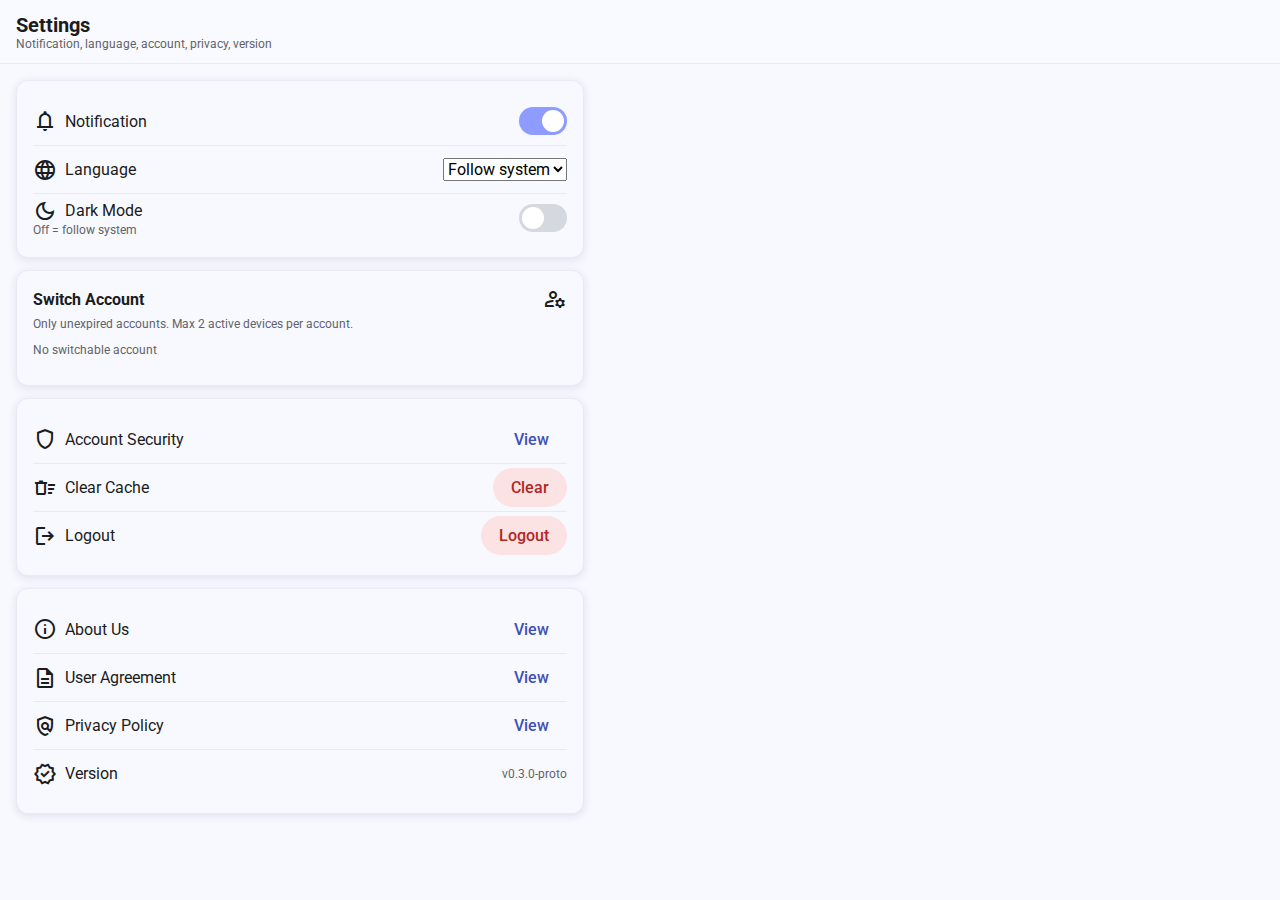
<file: proto_diag/settings.html>
﻿<!doctype html>
<html lang="zh-CN">
  <head>
    <meta charset="UTF-8" />
    <meta name="viewport" content="width=device-width, initial-scale=1.0" />
    <title>BellMate 设置</title>
    <link href="https://fonts.googleapis.com/css2?family=Roboto:wght@400;500;700&display=swap" rel="stylesheet" />
    <link
      rel="stylesheet"
      href="https://fonts.googleapis.com/css2?family=Material+Symbols+Outlined:opsz,wght,FILL,GRAD@24,400,0,0"
    />
    <link rel="stylesheet" href="./styles.css" />
    <style>
      .content {
        padding: 16px;
        overflow: auto;
        max-width: 600px;
      }
      .group + .group {
        margin-top: 12px;
      }
      .item {
        display: flex;
        align-items: center;
        justify-content: space-between;
        min-height: 48px;
        border-top: 1px solid #e6eaf6;
      }
      .item:first-child {
        border-top: 0;
      }
      .item-title {
        display: flex;
        align-items: center;
        gap: 8px;
      }
      .account-line {
        display: flex;
        align-items: center;
        justify-content: space-between;
        border-top: 1px solid #e6eaf6;
        min-height: 44px;
        padding: 8px 0;
      }
      .account-line:first-child {
        border-top: 0;
      }
      .account-line.active strong {
        color: var(--md-sys-color-primary);
      }
      .mini {
        font-size: 12px;
      }
    </style>
  </head>
  <body>
    <main class="screen">
      <header class="top-app-bar">
        <div>
          <h2 class="title" data-i18n="settings_title">设置</h2>
          <div class="subtitle" data-i18n="settings_subtitle">通知、语言、账号、隐私、版本</div>
        </div>
      </header>

      <div class="content">
        <section class="card group">
          <div class="item">
            <div class="item-title"><span class="material-symbols-outlined">notifications</span><span data-i18n="notify">消息通知</span></div>
            <button id="notifySwitch" class="switch ripple"></button>
          </div>
          <div class="item">
            <div class="item-title"><span class="material-symbols-outlined">language</span><span data-i18n="language">语言</span></div>
            <select id="langSelect">
              <option value="system" data-i18n="follow_system">跟随系统</option>
              <option value="zh-CN" data-i18n="lang_chinese">中文</option>
              <option value="en-US" data-i18n="lang_english">English</option>
            </select>
          </div>
          <div class="item">
            <div>
              <div class="item-title"><span class="material-symbols-outlined">dark_mode</span><span data-i18n="dark_mode">深色模式</span></div>
              <div class="mini muted" data-i18n="dark_mode_hint">关闭时跟随系统</div>
            </div>
            <button id="darkSwitch" class="switch ripple"></button>
          </div>
        </section>

        <section class="card group" id="profileSection">
          <div class="row" style="justify-content: space-between">
            <strong data-i18n="profile">个人资料</strong>
            <span class="material-symbols-outlined">badge</span>
          </div>
          <div class="field" style="margin-top: 8px">
            <label data-i18n="nickname">昵称</label>
            <input id="nicknameInput" data-i18n-placeholder="nickname" placeholder="昵称" />
          </div>
          <div class="field">
            <label data-i18n="phone">手机号</label>
            <input id="phoneInput" maxlength="11" data-i18n-placeholder="phone" placeholder="手机号" />
          </div>
          <div class="field">
            <label data-i18n="bio">简介</label>
            <textarea id="bioInput" rows="2" data-i18n-placeholder="bio" placeholder="简介"></textarea>
          </div>
          <button id="saveProfileBtn" class="btn primary ripple" data-i18n="save_profile">保存资料</button>
        </section>

        <section class="card group">
          <div class="row" style="justify-content: space-between">
            <strong data-i18n="switch_account">切换账号</strong>
            <span class="material-symbols-outlined">manage_accounts</span>
          </div>
          <div class="mini muted" style="margin: 6px 0 8px" data-i18n="switch_account_hint">仅显示未过期账号。单账号最多2台设备在线。</div>
          <div id="accountList"></div>
        </section>

        <section class="card group">
          <div class="item">
            <div class="item-title"><span class="material-symbols-outlined">shield</span><span data-i18n="account_security">账号安全</span></div>
            <button id="securityBtn" class="btn text ripple" data-i18n="action_view">查看</button>
          </div>
          <div class="item">
            <div class="item-title"><span class="material-symbols-outlined">delete_sweep</span><span data-i18n="clear_cache">清除缓存</span></div>
            <button id="clearCacheBtn" class="btn warn ripple" data-i18n="action_clear">清除</button>
          </div>
          <div class="item">
            <div class="item-title"><span class="material-symbols-outlined">logout</span><span data-i18n="logout">退出登录</span></div>
            <button id="logoutBtn" class="btn warn ripple" data-i18n="logout">退出登录</button>
          </div>
        </section>

        <section class="card group">
          <div class="item">
            <div class="item-title"><span class="material-symbols-outlined">info</span><span data-i18n="about_us">关于我们</span></div>
            <button class="btn text ripple info-btn" data-kind="about" data-i18n="action_view">查看</button>
          </div>
          <div class="item">
            <div class="item-title"><span class="material-symbols-outlined">description</span><span data-i18n="user_agreement">用户协议</span></div>
            <button class="btn text ripple info-btn" data-kind="terms" data-i18n="action_view">查看</button>
          </div>
          <div class="item">
            <div class="item-title"><span class="material-symbols-outlined">policy</span><span data-i18n="privacy_policy">隐私政策</span></div>
            <button class="btn text ripple info-btn" data-kind="privacy" data-i18n="action_view">查看</button>
          </div>
          <div class="item">
            <div class="item-title"><span class="material-symbols-outlined">new_releases</span><span data-i18n="version">版本信息</span></div>
            <span class="mini muted">v0.3.0-proto</span>
          </div>
        </section>
      </div>
    </main>

    <div class="dialog-backdrop" id="dialogBackdrop"></div>
    <div class="dialog" id="dialog">
      <h3 id="dialogTitle" style="margin-top: 0">Info</h3>
      <p id="dialogText" class="muted"></p>
      <div class="row" style="justify-content: flex-end">
        <button id="dialogCloseBtn" class="btn primary ripple" data-i18n="action_ok">知道了</button>
      </div>
    </div>

    <script src="./common.js"></script>
    <script src="./i18n.js"></script>
    <script>
      if (!BellMate.isAuthed()) BellMate.postToParent("require-auth", {});
      BellMate.ensureSeedData();
      BellMate.applyPreferences(document);
      BellMateI18n.apply(document);
      const t = (k, vars) => BellMateI18n.t(k, vars);

      const notifySwitch = document.getElementById("notifySwitch");
      const darkSwitch = document.getElementById("darkSwitch");
      const langSelect = document.getElementById("langSelect");
      const nicknameInput = document.getElementById("nicknameInput");
      const phoneInput = document.getElementById("phoneInput");
      const bioInput = document.getElementById("bioInput");
      const saveProfileBtn = document.getElementById("saveProfileBtn");
      const accountList = document.getElementById("accountList");
      const securityBtn = document.getElementById("securityBtn");
      const clearCacheBtn = document.getElementById("clearCacheBtn");
      const logoutBtn = document.getElementById("logoutBtn");
      const infoBtns = Array.from(document.querySelectorAll(".info-btn"));
      const dialogBackdrop = document.getElementById("dialogBackdrop");
      const dialog = document.getElementById("dialog");
      const dialogTitle = document.getElementById("dialogTitle");
      const dialogText = document.getElementById("dialogText");
      const dialogCloseBtn = document.getElementById("dialogCloseBtn");
      const profileSection = document.getElementById("profileSection");

      function showDialog(title, text) {
        dialogTitle.textContent = title;
        dialogText.textContent = text;
        dialogBackdrop.classList.add("show");
        dialog.classList.add("show");
      }
      function closeDialog() {
        dialogBackdrop.classList.remove("show");
        dialog.classList.remove("show");
      }

      function updatePrefsFromUI() {
        BellMate.setPrefs({
          notifications: notifySwitch.classList.contains("on"),
          language: langSelect.value,
          forceDark: darkSwitch.classList.contains("on"),
        });
        BellMate.applyPreferences(document);
        BellMate.postToParent("prefs-updated", {});
      }

      function renderPrefs() {
        const p = BellMate.getPrefs();
        notifySwitch.classList.toggle("on", !!p.notifications);
        darkSwitch.classList.toggle("on", !!p.forceDark);
        langSelect.value = p.language || "system";
      }

      function applyGuestRestrictions() {
        const isGuest = BellMate.isGuestMode() || !BellMate.getAccount();
        profileSection.style.display = isGuest ? "none" : "block";
      }

      function renderProfile() {
        const profile = BellMate.readJSON(BellMate.KEYS.profile, { nickname: "", phone: "", bio: "" });
        nicknameInput.value = profile.nickname || "";
        phoneInput.value = profile.phone || "";
        bioInput.value = profile.bio || "";
      }

      function renderAccounts() {
        const list = BellMate.getAvailableAccounts();
        const current = BellMate.getAccount();
        if (!list.length) {
          accountList.innerHTML = `<p class="mini muted">${t("no_switchable_account")}</p>`;
          return;
        }
        accountList.innerHTML = list
          .map(
            (x) => `<div class="account-line ${x.account === current ? "active" : ""}">
              <div>
                <strong>${x.account}</strong>
                <div class="mini muted">${t("expire_at")}: ${new Date(x.expiresAt).toLocaleString()}</div>
              </div>
              <div class="row" style="gap:6px">
                ${
                  x.account === current
                    ? `<span class="chip success">${t("current_account")}</span>`
                    : `<button class="btn tonal ripple switch-account-btn" data-account="${x.account}">${t("action_switch")}</button>`
                }
                <button class="btn text ripple remove-account-btn" data-account="${x.account}">${t("action_delete")}</button>
              </div>
            </div>`
          )
          .join("");
      }

      notifySwitch.addEventListener("click", () => {
        notifySwitch.classList.toggle("on");
        updatePrefsFromUI();
      });
      darkSwitch.addEventListener("click", () => {
        darkSwitch.classList.toggle("on");
        updatePrefsFromUI();
      });
      langSelect.addEventListener("change", updatePrefsFromUI);

      saveProfileBtn.addEventListener("click", () => {
        BellMate.writeJSON(BellMate.KEYS.profile, {
          nickname: nicknameInput.value.trim() || "BellMate 用户",
          phone: phoneInput.value.trim(),
          bio: bioInput.value.trim(),
        });
        BellMate.postToParent("toast", { message: t("profile_saved") });
        BellMate.postToParent("prefs-updated", {});
      });

      accountList.addEventListener("click", (e) => {
        const removeBtn = e.target.closest(".remove-account-btn");
        if (removeBtn) {
          const account = removeBtn.dataset.account;
          const result = BellMate.removeAccount(account);
          if (!result.ok) {
            BellMate.postToParent("toast", { message: t("switch_failed") });
            return;
          }
          BellMate.postToParent("toast", { message: `${account} ${t("action_delete")}` });
          renderAccounts();
          if (!BellMate.isAuthed()) BellMate.postToParent("navigate", { route: "login" });
          return;
        }

        const btn = e.target.closest(".switch-account-btn");
        if (!btn) return;
        const account = btn.dataset.account;
        const result = BellMate.switchAccount(account);
        if (!result.ok) {
          BellMate.postToParent("toast", { message: result.message || t("switch_failed") });
          return;
        }
        BellMate.postToParent("toast", { message: t("switched_to", { account }) });
        renderAccounts();
        BellMate.postToParent("navigate", { route: "alarm" });
      });

      securityBtn.addEventListener("click", () => showDialog(t("account_security"), t("security_msg")));
      clearCacheBtn.addEventListener("click", () => {
        BellMate.clearAppCache();
        BellMate.postToParent("toast", { message: t("cache_cleared") });
        BellMate.postToParent("prefs-updated", {});
      });
      logoutBtn.addEventListener("click", () => {
        BellMate.logoutCurrent();
        BellMate.postToParent("toast", { message: t("logged_out") });
        BellMate.postToParent("navigate", { route: "login" });
      });

      infoBtns.forEach((btn) => {
        btn.addEventListener("click", () => {
          const kind = btn.dataset.kind;
          if (kind === "about") showDialog(t("about_us"), t("about_msg"));
          if (kind === "terms") showDialog(t("user_agreement"), t("terms_msg"));
          if (kind === "privacy") showDialog(t("privacy_policy"), t("privacy_msg"));
        });
      });

      dialogCloseBtn.addEventListener("click", closeDialog);
      dialogBackdrop.addEventListener("click", closeDialog);

      window.addEventListener("message", (event) => {
        const data = event.data || {};
        if (data.source !== "bellmate-parent") return;
        if (data.type === "state-refresh") {
          BellMate.applyPreferences(document);
          BellMateI18n.apply(document);
          renderPrefs();
          applyGuestRestrictions();
          renderProfile();
          renderAccounts();
        }
      });

      renderPrefs();
      applyGuestRestrictions();
      renderProfile();
      renderAccounts();
    </script>
  </body>
</html>
</file>
<file: proto_diag/styles.css>
:root {
  --md-sys-color-primary: #3f51b5;
  --md-sys-color-on-primary: #ffffff;
  --md-sys-color-secondary: #5c6bc0;
  --md-sys-color-surface: #f8f9ff;
  --md-sys-color-surface-variant: #e8eaf6;
  --md-sys-color-outline: #b0b7d8;
  --md-sys-color-on-surface: #1b1c20;
  --md-sys-color-on-surface-variant: #5f6368;
  --md-sys-color-error: #b3261e;
  --md-sys-color-success: #2e7d32;
  --md-sys-color-warning: #f9a825;
  --radius-md: 12px;
  --radius-lg: 24px;
  --space-1: 4px;
  --space-2: 8px;
  --space-3: 16px;
  --space-4: 24px;
  --shadow-1: 0 2px 8px rgba(41, 45, 80, 0.12);
  --shadow-2: 0 6px 16px rgba(41, 45, 80, 0.2);
}

[data-theme="dark"] {
  --md-sys-color-primary: #8ea2ff;
  --md-sys-color-on-primary: #0e1538;
  --md-sys-color-secondary: #9faef9;
  --md-sys-color-surface: #121522;
  --md-sys-color-surface-variant: #282d43;
  --md-sys-color-outline: #4e567d;
  --md-sys-color-on-surface: #ecefff;
  --md-sys-color-on-surface-variant: #a8b0d4;
  --shadow-1: 0 2px 8px rgba(0, 0, 0, 0.35);
  --shadow-2: 0 6px 16px rgba(0, 0, 0, 0.5);
}

* {
  box-sizing: border-box;
  scrollbar-width: none;
}

html,
body {
  margin: 0;
  height: 100%;
  font-family: "Roboto", sans-serif;
  background: linear-gradient(160deg, #e3ecff, #f9f7ff 55%, #f4f8ff);
  color: var(--md-sys-color-on-surface);
}

button,
input,
select,
textarea {
  font: inherit;
}

.material-symbols-outlined {
  font-size: 24px;
  vertical-align: middle;
  user-select: none;
}

.screen {
  height: 100%;
  overflow: hidden;
  display: flex;
  flex-direction: column;
  background: var(--md-sys-color-surface);
}

.top-app-bar {
  min-height: 64px;
  display: flex;
  align-items: center;
  justify-content: space-between;
  padding: var(--space-2) var(--space-3);
  border-bottom: 1px solid var(--md-sys-color-surface-variant);
  background: color-mix(in srgb, var(--md-sys-color-surface), #ffffff 10%);
  backdrop-filter: blur(10px);
}

.title {
  margin: 0;
  font-size: 20px;
  font-weight: 700;
}

.subtitle {
  color: var(--md-sys-color-on-surface-variant);
  font-size: 12px;
}

.icon-btn,
.fab,
.btn,
.chip,
.switch {
  position: relative;
  overflow: hidden;
}

.icon-btn {
  width: 44px;
  height: 44px;
  border: 0;
  border-radius: 22px;
  background: transparent;
  color: var(--md-sys-color-on-surface);
  display: grid;
  place-items: center;
  cursor: pointer;
}

.btn {
  border: 0;
  border-radius: 999px;
  padding: 10px 18px;
  cursor: pointer;
  font-weight: 500;
}

.btn.primary {
  background: var(--md-sys-color-primary);
  color: var(--md-sys-color-on-primary);
}

.btn.tonal {
  background: #dce0ff;
  color: #2c377f;
}

.btn.text {
  background: transparent;
  color: var(--md-sys-color-primary);
}

.btn.warn {
  background: #fbe3e3;
  color: var(--md-sys-color-error);
}

.card {
  background: color-mix(in srgb, var(--md-sys-color-surface), #ffffff 6%);
  border: 1px solid var(--md-sys-color-surface-variant);
  border-radius: var(--radius-md);
  padding: var(--space-3);
  box-shadow: var(--shadow-1);
}

.list {
  padding: var(--space-2) var(--space-3) 96px;
  overflow: auto;
  height: 100%;
  overscroll-behavior: contain;
}

.list-item {
  margin-bottom: var(--space-2);
  cursor: pointer;
}

.row {
  display: flex;
  align-items: center;
  gap: var(--space-2);
}

.col {
  display: flex;
  flex-direction: column;
}

.grow {
  flex: 1;
}

.muted {
  color: var(--md-sys-color-on-surface-variant);
}

.chip {
  border-radius: 999px;
  padding: 4px 10px;
  border: 1px solid #ccd2f3;
  font-size: 12px;
  display: inline-flex;
  align-items: center;
  gap: 4px;
}

.chip.gray {
  color: #6a7078;
  background: #eceff3;
  border-color: #d2d6da;
}

.chip.success {
  color: #1f6c27;
  background: #e8f5e9;
  border-color: #c8e6c9;
}

.fab {
  position: absolute;
  right: 20px;
  bottom: 88px;
  width: 56px;
  height: 56px;
  border: 0;
  border-radius: 16px;
  display: grid;
  place-items: center;
  cursor: pointer;
  box-shadow: var(--shadow-2);
}

.fab.primary {
  background: var(--md-sys-color-primary);
  color: #fff;
}

.fab.error {
  background: #d32f2f;
  color: #fff;
}

.fab.tonal {
  background: #dce0ff;
  color: #2c377f;
}

.sheet-backdrop,
.dialog-backdrop,
.progress-backdrop {
  position: fixed;
  inset: 0;
  background: rgba(22, 23, 32, 0.45);
  opacity: 0;
  pointer-events: none;
  transition: opacity 180ms ease;
  z-index: 30;
}

.sheet-backdrop.show,
.dialog-backdrop.show,
.progress-backdrop.show {
  opacity: 1;
  pointer-events: auto;
}

.bottom-sheet {
  position: fixed;
  left: 0;
  right: 0;
  bottom: 0;
  background: var(--md-sys-color-surface);
  border-radius: 24px 24px 0 0;
  min-height: 280px;
  max-height: 84vh;
  transform: translateY(104%);
  transition: transform 220ms ease;
  z-index: 31;
  padding: var(--space-3);
  overflow: auto;
}

.bottom-sheet.show {
  transform: translateY(0);
}

.dialog {
  position: fixed;
  top: 50%;
  left: 50%;
  transform: translate(-50%, -50%) scale(0.96);
  width: min(92vw, 360px);
  border-radius: var(--radius-md);
  background: var(--md-sys-color-surface);
  padding: var(--space-3);
  box-shadow: var(--shadow-2);
  opacity: 0;
  pointer-events: none;
  transition: transform 180ms ease, opacity 180ms ease;
  z-index: 32;
}

.dialog.show {
  opacity: 1;
  pointer-events: auto;
  transform: translate(-50%, -50%) scale(1);
}

.field {
  display: flex;
  flex-direction: column;
  gap: 6px;
  margin-bottom: var(--space-2);
}

.field label {
  font-size: 13px;
  color: var(--md-sys-color-on-surface-variant);
}

.field input,
.field select,
.field textarea {
  border: 1px solid var(--md-sys-color-outline);
  border-radius: var(--radius-md);
  min-height: 44px;
  padding: 10px 12px;
  outline: none;
  background: color-mix(in srgb, var(--md-sys-color-surface), #ffffff 8%);
  color: var(--md-sys-color-on-surface);
}

.field input:focus,
.field select:focus,
.field textarea:focus {
  border-color: var(--md-sys-color-primary);
  box-shadow: 0 0 0 3px rgba(63, 81, 181, 0.15);
}

.switch {
  width: 48px;
  height: 28px;
  border-radius: 14px;
  border: 0;
  background: #d5d8df;
  cursor: pointer;
}

.switch::after {
  content: "";
  width: 22px;
  height: 22px;
  border-radius: 50%;
  background: #fff;
  display: block;
  margin: -3px;
  transition: transform 180ms ease;
}

.switch.on {
  background: #8f9cff;
}

.switch.on::after {
  transform: translateX(20px);
}

.snackbar {
  position: fixed;
  left: 50%;
  transform: translateX(-50%) translateY(140%);
  bottom: 12px;
  background: #2d3142;
  color: #fff;
  border-radius: 10px;
  padding: 12px 14px;
  width: min(94vw, 380px);
  display: flex;
  align-items: center;
  justify-content: space-between;
  gap: var(--space-2);
  transition: transform 240ms ease;
  z-index: 45;
}

.snackbar.show {
  transform: translateX(-50%) translateY(0);
}

.tabs {
  display: flex;
  gap: 8px;
  background: color-mix(in srgb, var(--md-sys-color-primary), #ffffff 84%);
  border-radius: 999px;
  padding: 4px;
}

.tab {
  border: 0;
  border-radius: 999px;
  min-height: 36px;
  padding: 0 14px;
  background: transparent;
  color: #445;
  cursor: pointer;
}

.tab.active {
  background: color-mix(in srgb, var(--md-sys-color-surface), #ffffff 8%);
  color: #24307f;
  box-shadow: var(--shadow-1);
}

.ripple::before {
  content: "";
  position: absolute;
  inset: 0;
  border-radius: inherit;
  background: radial-gradient(circle, rgba(255, 255, 255, 0.46), transparent 60%);
  transform: scale(0);
  opacity: 0;
}

.ripple:active::before {
  transform: scale(2.2);
  opacity: 1;
  transition: transform 320ms ease, opacity 320ms ease;
}

.wave {
  display: inline-flex;
  gap: 4px;
  align-items: flex-end;
}

.wave i {
  width: 4px;
  height: 8px;
  border-radius: 2px;
  background: #6d7cff;
  animation: wave 900ms infinite ease-in-out;
}

.wave i:nth-child(2) {
  animation-delay: 110ms;
}

.wave i:nth-child(3) {
  animation-delay: 220ms;
}

@keyframes wave {
  0%,
  100% {
    height: 8px;
  }
  50% {
    height: 20px;
  }
}

.empty {
  text-align: center;
  padding: 30px 12px;
  color: #6b7280;
}

.empty img {
  width: min(100%, 320px);
  border-radius: var(--radius-md);
  border: 1px solid #e7e7e7;
}

.ring-screen {
  position: fixed;
  inset: 0;
  z-index: 50;
  display: none;
  flex-direction: column;
  justify-content: space-between;
  padding: 36px 24px;
  color: #fff;
  background: linear-gradient(rgba(14, 16, 28, 0.45), rgba(14, 16, 28, 0.68)),
    url("https://picsum.photos/1080/2400?random=2") center/cover no-repeat;
}

.ring-screen.show {
  display: flex;
}

.ring-time {
  font-size: 64px;
  font-weight: 700;
  letter-spacing: 2px;
}

.swipe-shell {
  position: relative;
  overflow: hidden;
  border-radius: var(--radius-md);
}

.swipe-actions {
  position: absolute;
  right: 0;
  top: 0;
  bottom: 0;
  display: flex;
}

.swipe-actions button {
  border: 0;
  padding: 0 14px;
  color: #fff;
  cursor: pointer;
}

.swipe-actions .edit {
  background: #1565c0;
}

.swipe-actions .delete {
  background: #c62828;
}

.swipe-content {
  position: relative;
  transition: transform 180ms ease;
}

.swipe-shell.reveal .swipe-content {
  transform: translateX(-118px);
}

.pull-tip {
  text-align: center;
  color: #7a8193;
  font-size: 12px;
  padding: 8px 0;
}

.bottom-nav {
  display: grid;
  grid-template-columns: repeat(4, 1fr);
  border-top: 1px solid var(--md-sys-color-surface-variant);
  background: var(--md-sys-color-surface);
}

.nav-item {
  border: 0;
  min-height: 64px;
  background: transparent;
  color: #555f7d;
  display: flex;
  flex-direction: column;
  align-items: center;
  justify-content: center;
  gap: 2px;
  cursor: pointer;
}

.nav-item.active {
  color: var(--md-sys-color-primary);
}

.multi-select-bar {
  margin: 8px 16px 0;
  padding: 10px 12px;
  border-radius: var(--radius-md);
  border: 1px solid var(--md-sys-color-outline);
  background: color-mix(in srgb, var(--md-sys-color-primary), #ffffff 88%);
  display: none;
  align-items: center;
  justify-content: space-between;
  gap: 8px;
}

.multi-select-bar.show {
  display: flex;
}

.multi-select-actions {
  display: flex;
  align-items: center;
  gap: 6px;
}

.selected-item .card,
.selected-item.swipe-shell .swipe-content {
  outline: 2px solid var(--md-sys-color-primary);
  outline-offset: -2px;
}

.card.selected-item {
  outline: 2px solid var(--md-sys-color-primary);
  outline-offset: -2px;
}

.alarm-item {
  box-shadow: 0 5px 14px rgba(41, 45, 80, 0.18);
}

[data-theme="dark"] .alarm-item {
  box-shadow: 0 6px 16px rgba(0, 0, 0, 0.46);
}
</file>
